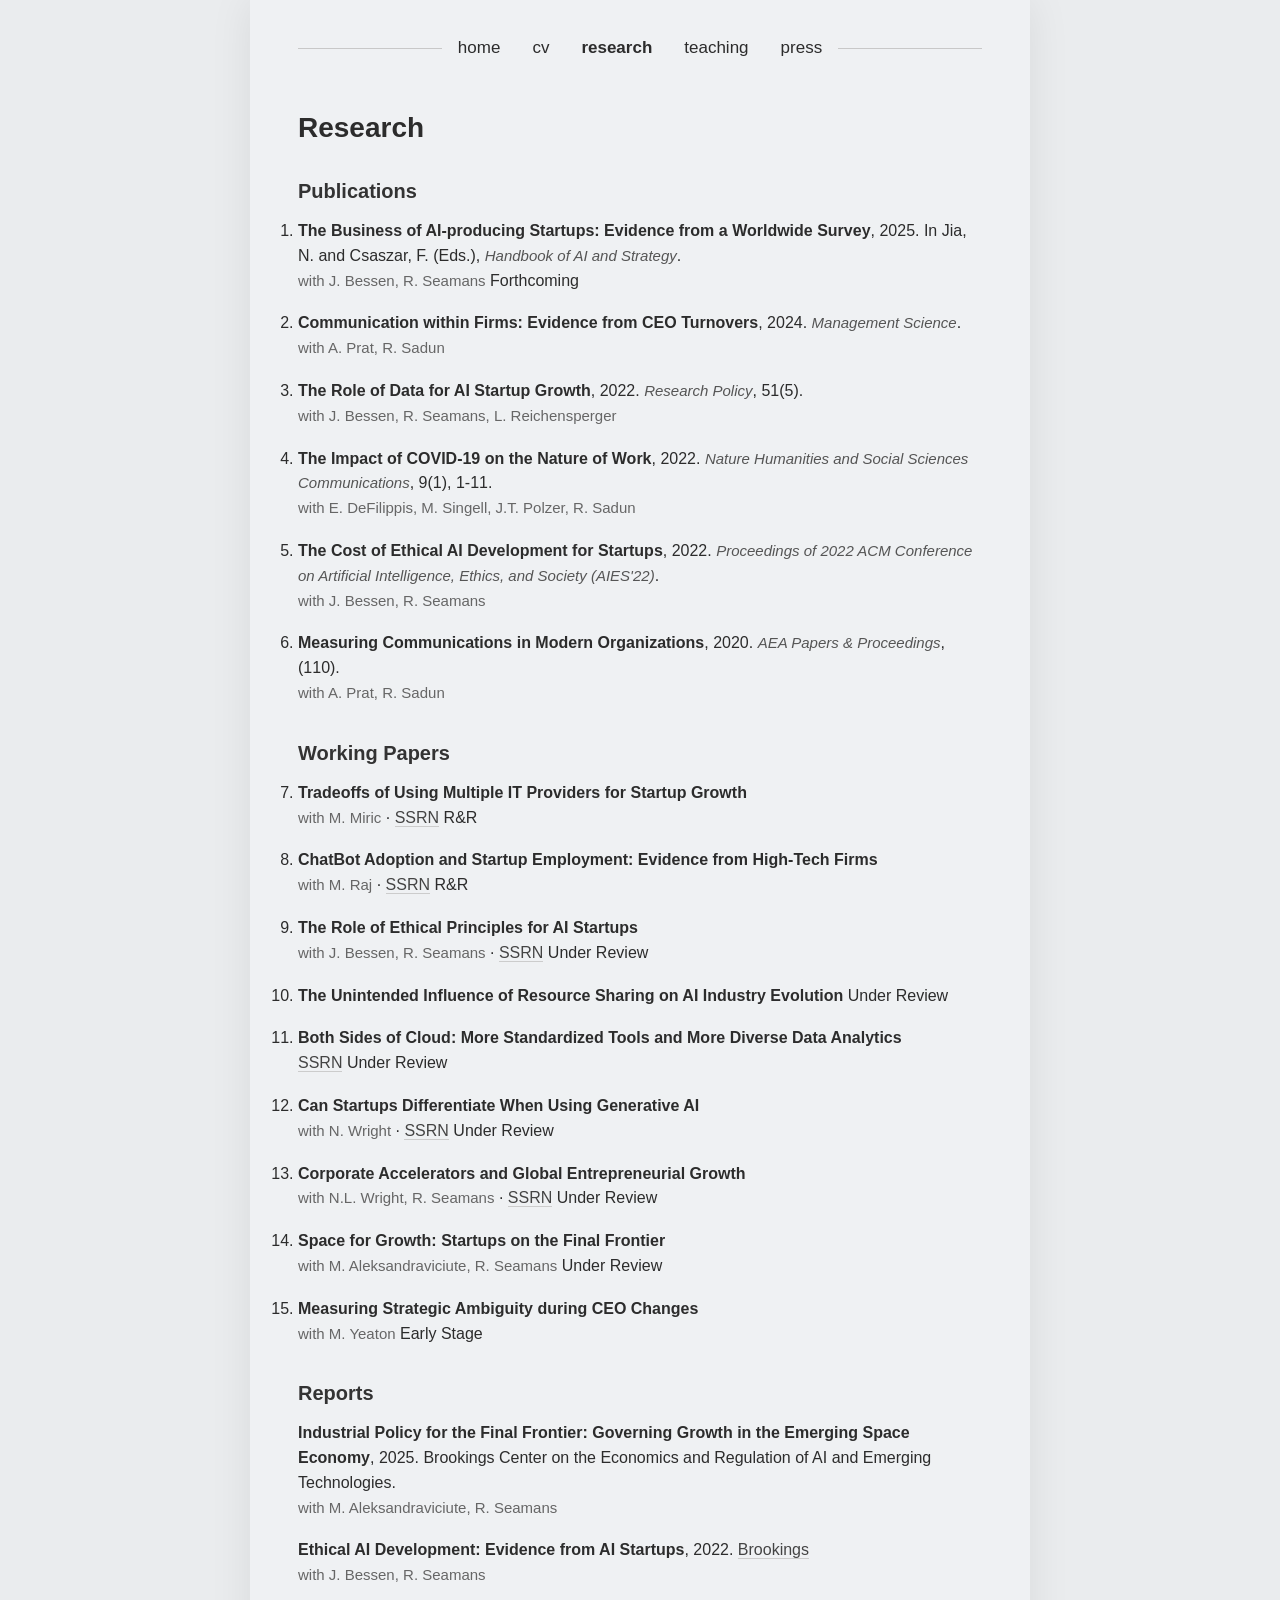
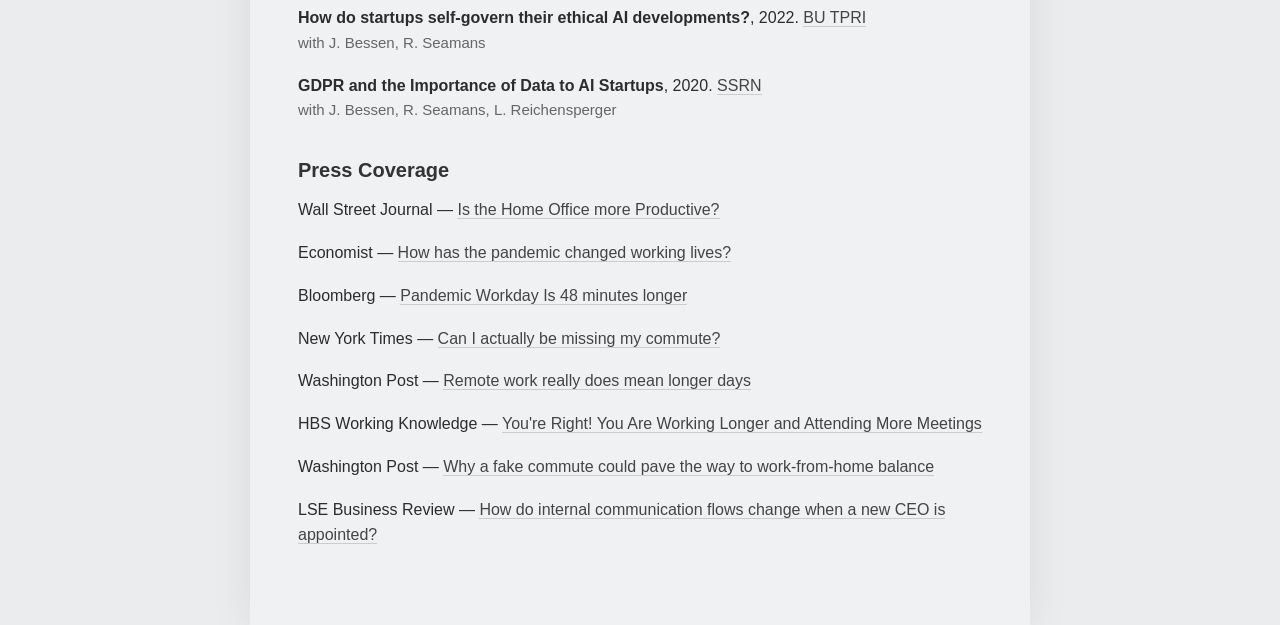
<file: research.html>
<!DOCTYPE html>
<html lang="en">
<head>
    <meta charset="UTF-8">
    <meta name="viewport" content="width=device-width, initial-scale=1.0">
    <title>Research | Michael Impink</title>
    <link rel="stylesheet" href="style.css">
</head>
<body>
    <div class="page">
        <nav>
            <hr><a href="index.html">home</a>
            <a href="Impink%20CV%2010%2014%202026.pdf">cv</a>
            <a href="https://scholar.google.com/citations?hl=en&user=0tibd3cAAAAJ" class="active">research</a>
            <a href="teaching.html">teaching</a>
            <a href="press.html">press</a><hr>
        </nav>

        <div class="content">
            <h1>Research</h1>

            <h2>Publications</h2>
            <ol>
                <li>
                    <span class="pub-title">The Business of AI-producing Startups: Evidence from a Worldwide Survey</span>, 2025.
                    In Jia, N. and Csaszar, F. (Eds.), <span class="pub-venue">Handbook of AI and Strategy</span>.
                    <br><span class="pub-coauthors">with J. Bessen, R. Seamans</span>
                    <span class="pub-status">Forthcoming</span>
                </li>
                <li>
                    <span class="pub-title">Communication within Firms: Evidence from CEO Turnovers</span>, 2024.
                    <span class="pub-venue">Management Science</span>.
                    <br><span class="pub-coauthors">with A. Prat, R. Sadun</span>
                </li>
                <li>
                    <span class="pub-title">The Role of Data for AI Startup Growth</span>, 2022.
                    <span class="pub-venue">Research Policy</span>, 51(5).
                    <br><span class="pub-coauthors">with J. Bessen, R. Seamans, L. Reichensperger</span>
                </li>
                <li>
                    <span class="pub-title">The Impact of COVID-19 on the Nature of Work</span>, 2022.
                    <span class="pub-venue">Nature Humanities and Social Sciences Communications</span>, 9(1), 1-11.
                    <br><span class="pub-coauthors">with E. DeFilippis, M. Singell, J.T. Polzer, R. Sadun</span>
                </li>
                <li>
                    <span class="pub-title">The Cost of Ethical AI Development for Startups</span>, 2022.
                    <span class="pub-venue">Proceedings of 2022 ACM Conference on Artificial Intelligence, Ethics, and Society (AIES'22)</span>.
                    <br><span class="pub-coauthors">with J. Bessen, R. Seamans</span>
                </li>
                <li>
                    <span class="pub-title">Measuring Communications in Modern Organizations</span>, 2020.
                    <span class="pub-venue">AEA Papers &amp; Proceedings</span>, (110).
                    <br><span class="pub-coauthors">with A. Prat, R. Sadun</span>
                </li>
            </ol>

            <h2>Working Papers</h2>
            <ol start="7">
                <li>
                    <span class="pub-title">Tradeoffs of Using Multiple IT Providers for Startup Growth</span>
                    <br><span class="pub-coauthors">with M. Miric</span> &middot;
                    <a class="pub-link" href="https://papers.ssrn.com/sol3/papers.cfm?abstract_id=4977423">SSRN</a>
                    <span class="pub-status">R&amp;R</span>
                </li>
                <li>
                    <span class="pub-title">ChatBot Adoption and Startup Employment: Evidence from High-Tech Firms</span>
                    <br><span class="pub-coauthors">with M. Raj</span> &middot;
                    <a class="pub-link" href="https://papers.ssrn.com/sol3/papers.cfm?abstract_id=4973431">SSRN</a>
                    <span class="pub-status">R&amp;R</span>
                </li>
                <li>
                    <span class="pub-title">The Role of Ethical Principles for AI Startups</span>
                    <br><span class="pub-coauthors">with J. Bessen, R. Seamans</span> &middot;
                    <a class="pub-link" href="https://papers.ssrn.com/sol3/papers.cfm?abstract_id=4378280">SSRN</a>
                    <span class="pub-status">Under Review</span>
                </li>
                <li>
                    <span class="pub-title">The Unintended Influence of Resource Sharing on AI Industry Evolution</span>
                    <span class="pub-status">Under Review</span>
                </li>
                <li>
                    <span class="pub-title">Both Sides of Cloud: More Standardized Tools and More Diverse Data Analytics</span>
                    <br><a class="pub-link" href="https://papers.ssrn.com/sol3/papers.cfm?abstract_id=4200675">SSRN</a>
                    <span class="pub-status">Under Review</span>
                </li>
                <li>
                    <span class="pub-title">Can Startups Differentiate When Using Generative AI</span>
                    <br><span class="pub-coauthors">with N. Wright</span> &middot;
                    <a class="pub-link" href="https://papers.ssrn.com/sol3/papers.cfm?abstract_id=5386212">SSRN</a>
                    <span class="pub-status">Under Review</span>
                </li>
                <li>
                    <span class="pub-title">Corporate Accelerators and Global Entrepreneurial Growth</span>
                    <br><span class="pub-coauthors">with N.L. Wright, R. Seamans</span> &middot;
                    <a class="pub-link" href="https://papers.ssrn.com/sol3/papers.cfm?abstract_id=5291626">SSRN</a>
                    <span class="pub-status">Under Review</span>
                </li>
                <li>
                    <span class="pub-title">Space for Growth: Startups on the Final Frontier</span>
                    <br><span class="pub-coauthors">with M. Aleksandraviciute, R. Seamans</span>
                    <span class="pub-status">Under Review</span>
                </li>
                <li>
                    <span class="pub-title">Measuring Strategic Ambiguity during CEO Changes</span>
                    <br><span class="pub-coauthors">with M. Yeaton</span>
                    <span class="pub-status">Early Stage</span>
                </li>
            </ol>

            <h2>Reports</h2>
            <ul>
                <li>
                    <span class="pub-title">Industrial Policy for the Final Frontier: Governing Growth in the Emerging Space Economy</span>, 2025.
                    Brookings Center on the Economics and Regulation of AI and Emerging Technologies.
                    <br><span class="pub-coauthors">with M. Aleksandraviciute, R. Seamans</span>
                </li>
                <li>
                    <span class="pub-title">Ethical AI Development: Evidence from AI Startups</span>, 2022.
                    <a class="pub-link" href="https://www.brookings.edu/articles/ethical-ai-development-evidence-from-ai-startups/">Brookings</a>
                    <br><span class="pub-coauthors">with J. Bessen, R. Seamans</span>
                </li>
                <li>
                    <span class="pub-title">How do startups self-govern their ethical AI developments?</span>, 2022.
                    <a class="pub-link" href="https://sites.bu.edu/tpri/files/2022/08/corp-governance-and-ethical-practices_report_5-4-2022.pdf">BU TPRI</a>
                    <br><span class="pub-coauthors">with J. Bessen, R. Seamans</span>
                </li>
                <li>
                    <span class="pub-title">GDPR and the Importance of Data to AI Startups</span>, 2020.
                    <a class="pub-link" href="https://papers.ssrn.com/sol3/papers.cfm?abstract_id=3576714">SSRN</a>
                    <br><span class="pub-coauthors">with J. Bessen, R. Seamans, L. Reichensperger</span>
                </li>
            </ul>

            <h2>Press Coverage</h2>
            <ul>
                <li><span class="press-outlet">Wall Street Journal</span> &mdash; <a class="pub-link" href="https://www.wsj.com/articles/is-a-home-office-actually-more-productive-some-workers-think-so-11609563632">Is the Home Office more Productive?</a></li>
                <li><span class="press-outlet">Economist</span> &mdash; <a class="pub-link" href="https://www.economist.com/graphic-detail/2020/08/20/how-has-the-pandemic-changed-working-lives">How has the pandemic changed working lives?</a></li>
                <li><span class="press-outlet">Bloomberg</span> &mdash; <a class="pub-link" href="https://www.bloomberg.com/news/articles/2020-08-03/the-pandemic-workday-is-48-minutes-longer-and-has-more-meetings">Pandemic Workday Is 48 minutes longer</a></li>
                <li><span class="press-outlet">New York Times</span> &mdash; <a class="pub-link" href="https://www.nytimes.com/2020/10/23/realestate/can-i-actually-be-missing-the-commute.html">Can I actually be missing my commute?</a></li>
                <li><span class="press-outlet">Washington Post</span> &mdash; <a class="pub-link" href="https://www.washingtonpost.com/business/2020/08/04/remote-work-longer-days/">Remote work really does mean longer days</a></li>
                <li><span class="press-outlet">HBS Working Knowledge</span> &mdash; <a class="pub-link" href="https://hbswk.hbs.edu/item/you-re-right-you-are-working-longer-and-attending-more-meetings">You're Right! You Are Working Longer and Attending More Meetings</a></li>
                <li><span class="press-outlet">Washington Post</span> &mdash; <a class="pub-link" href="https://www.washingtonpost.com/lifestyle/wellness/fake-commute-home-work-transition-/2021/02/22/49f79d56-6cb7-11eb-9f80-3d7646ce1bc0_story.html">Why a fake commute could pave the way to work-from-home balance</a></li>
                <li><span class="press-outlet">LSE Business Review</span> &mdash; <a class="pub-link" href="https://blogs.lse.ac.uk/businessreview/2021/09/27/how-do-internal-communication-flows-change-when-a-new-ceo-is-appointed/">How do internal communication flows change when a new CEO is appointed?</a></li>
            </ul>
        </div>
    </div>
</body>
</html>
</file>
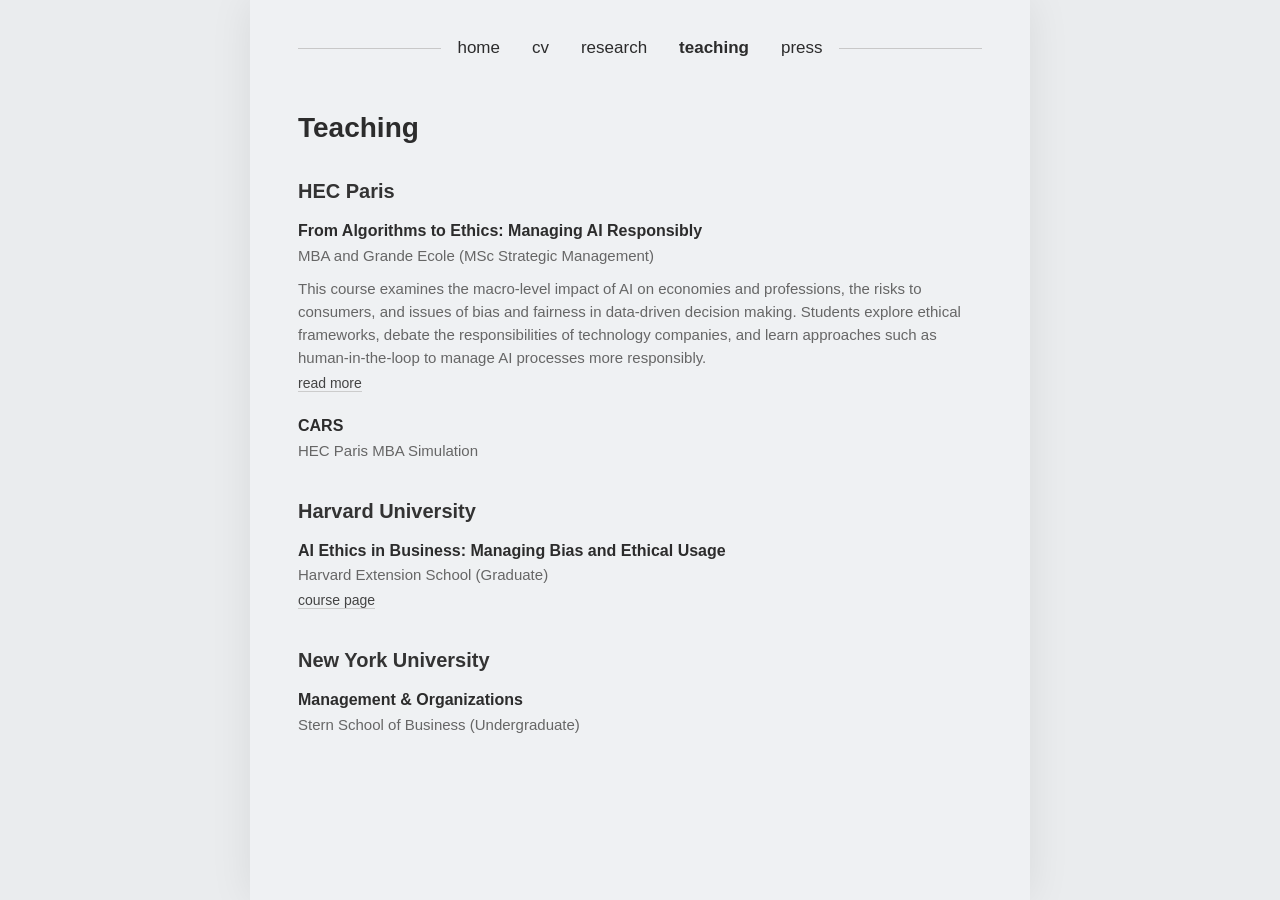
<file: teaching.html>
<!DOCTYPE html>
<html lang="en">
<head>
    <meta charset="UTF-8">
    <meta name="viewport" content="width=device-width, initial-scale=1.0">
    <title>Teaching | Michael Impink</title>
    <link rel="stylesheet" href="style.css">
</head>
<body>
    <div class="page">
        <nav>
            <hr><a href="index.html">home</a>
            <a href="Impink%20CV%2010%2014%202026.pdf">cv</a>
            <a href="https://scholar.google.com/citations?hl=en&user=0tibd3cAAAAJ">research</a>
            <a href="teaching.html" class="active">teaching</a>
            <a href="press.html">press</a><hr>
        </nav>
        <div class="content">
            <h1>Teaching</h1>

            <h2>HEC Paris</h2>
            <ul>
                <li>
                    <span class="pub-title">From Algorithms to Ethics: Managing AI Responsibly</span>
                    <br><span class="pub-coauthors">MBA and Grande Ecole (MSc Strategic Management)</span>
                    <br><span class="pub-coauthors" style="margin-top: 8px; display: inline-block;">This course examines the macro-level impact of AI on economies and professions, the risks to consumers, and issues of bias and fairness in data-driven decision making. Students explore ethical frameworks, debate the responsibilities of technology companies, and learn approaches such as human-in-the-loop to manage AI processes more responsibly.</span>
                    <br><a class="course-link" href="https://www.hec.edu/en/mba/news/algorithms-ethics-hec-paris-mba-students-tackle-boundaries-ai">read more</a>
                </li>
                <li>
                    <span class="pub-title">CARS</span>
                    <br><span class="pub-coauthors">HEC Paris MBA Simulation</span>
                </li>
            </ul>

            <h2>Harvard University</h2>
            <ul>
                <li>
                    <span class="pub-title">AI Ethics in Business: Managing Bias and Ethical Usage</span>
                    <br><span class="pub-coauthors">Harvard Extension School (Graduate)</span>
                    <br><a class="course-link" href="https://pll.harvard.edu/course/ai-ethics-business-managing-bias-and-ethical-usage-0">course page</a>
                </li>
            </ul>

            <h2>New York University</h2>
            <ul>
                <li>
                    <span class="pub-title">Management &amp; Organizations</span>
                    <br><span class="pub-coauthors">Stern School of Business (Undergraduate)</span>
                </li>
            </ul>
        </div>
    </div>
</body>
</html>
</file>
<file: style.css>
/* — Reset — */
*, *::before, *::after { margin: 0; padding: 0; box-sizing: border-box; }

/* — Base — */
body {
    font-family: "Helvetica Neue", Helvetica, Arial, sans-serif;
    background: #eaecee;
    color: #2c2c2c;
    min-height: 100vh;
    display: flex;
    justify-content: center;
    -webkit-font-smoothing: antialiased;
}

/* — Page container — */
.page {
    width: 100%;
    max-width: 780px;
    min-height: 100vh;
    background: #eff1f3;
    box-shadow: 0 0 40px rgba(0,0,0,0.08);
    padding: 24px 48px 60px;
}

/* — Navigation — */
nav {
    display: flex;
    align-items: center;
    justify-content: center;
    gap: 0;
    margin-bottom: 0;
    padding: 8px 0;
}

nav hr {
    flex: 1;
    border: none;
    border-top: 1px solid #c8c8c8;
}

nav a {
    font-size: 17px;
    color: #2c2c2c;
    text-decoration: none;
    padding: 6px 16px;
    transition: color 0.2s;
    white-space: nowrap;
}

nav a:hover { color: #666; }
nav a.active { font-weight: 600; }

/* — Main / Home — */
main {
    text-align: center;
    padding-top: 40px;
}

.portrait {
    width: 450px;
    max-width: 100%;
    height: auto;
    border-radius: 0;
    object-fit: contain;
    margin-bottom: 36px;
    box-shadow: 0 2px 16px rgba(0,0,0,0.1);
    image-rendering: -webkit-optimize-contrast;
}

.bio {
    max-width: 520px;
    margin: 0 auto 16px;
    font-size: 18px;
    line-height: 1.65;
}

.contact {
    margin-top: 28px;
    font-size: 15px;
    color: #666;
    letter-spacing: 0.3px;
}

.social-links {
    margin-top: 14px;
    font-size: 15px;
}

.social-links a {
    color: #555;
    text-decoration: none;
    margin: 0 10px;
    transition: color 0.2s;
}

.social-links a:hover { color: #222; }

/* — Content pages — */
.content {
    padding-top: 40px;
}

.content h1 {
    font-size: 28px;
    font-weight: 600;
    margin-bottom: 32px;
}

.content h2 {
    font-size: 20px;
    font-weight: 600;
    margin-top: 36px;
    margin-bottom: 16px;
    color: #333;
}

.content ul {
    list-style: none;
    padding: 0;
}

.content li {
    margin-bottom: 18px;
    font-size: 16px;
    line-height: 1.55;
}

.pub-title {
    font-weight: 600;
}

.pub-coauthors {
    color: #666;
    font-size: 15px;
}

.pub-venue {
    font-style: italic;
    color: #555;
    font-size: 15px;
}

.pub-link {
    color: #444;
    text-decoration: none;
    border-bottom: 1px solid #ccc;
    transition: color 0.2s, border-color 0.2s;
}

.pub-link:hover {
    color: #111;
    border-color: #888;
}

.course-link {
    color: #444;
    text-decoration: none;
    border-bottom: 1px solid #ccc;
    font-size: 14px;
    transition: color 0.2s, border-color 0.2s;
}

.course-link:hover {
    color: #111;
    border-color: #888;
}

/* — Responsive — */
@media (max-width: 600px) {
    .page { padding: 16px 20px 40px; }
    nav a { font-size: 14px; padding: 6px 8px; }
    .portrait { width: 100%; }
    .bio { font-size: 16px; }
    .content h1 { font-size: 24px; }
}
</file>
